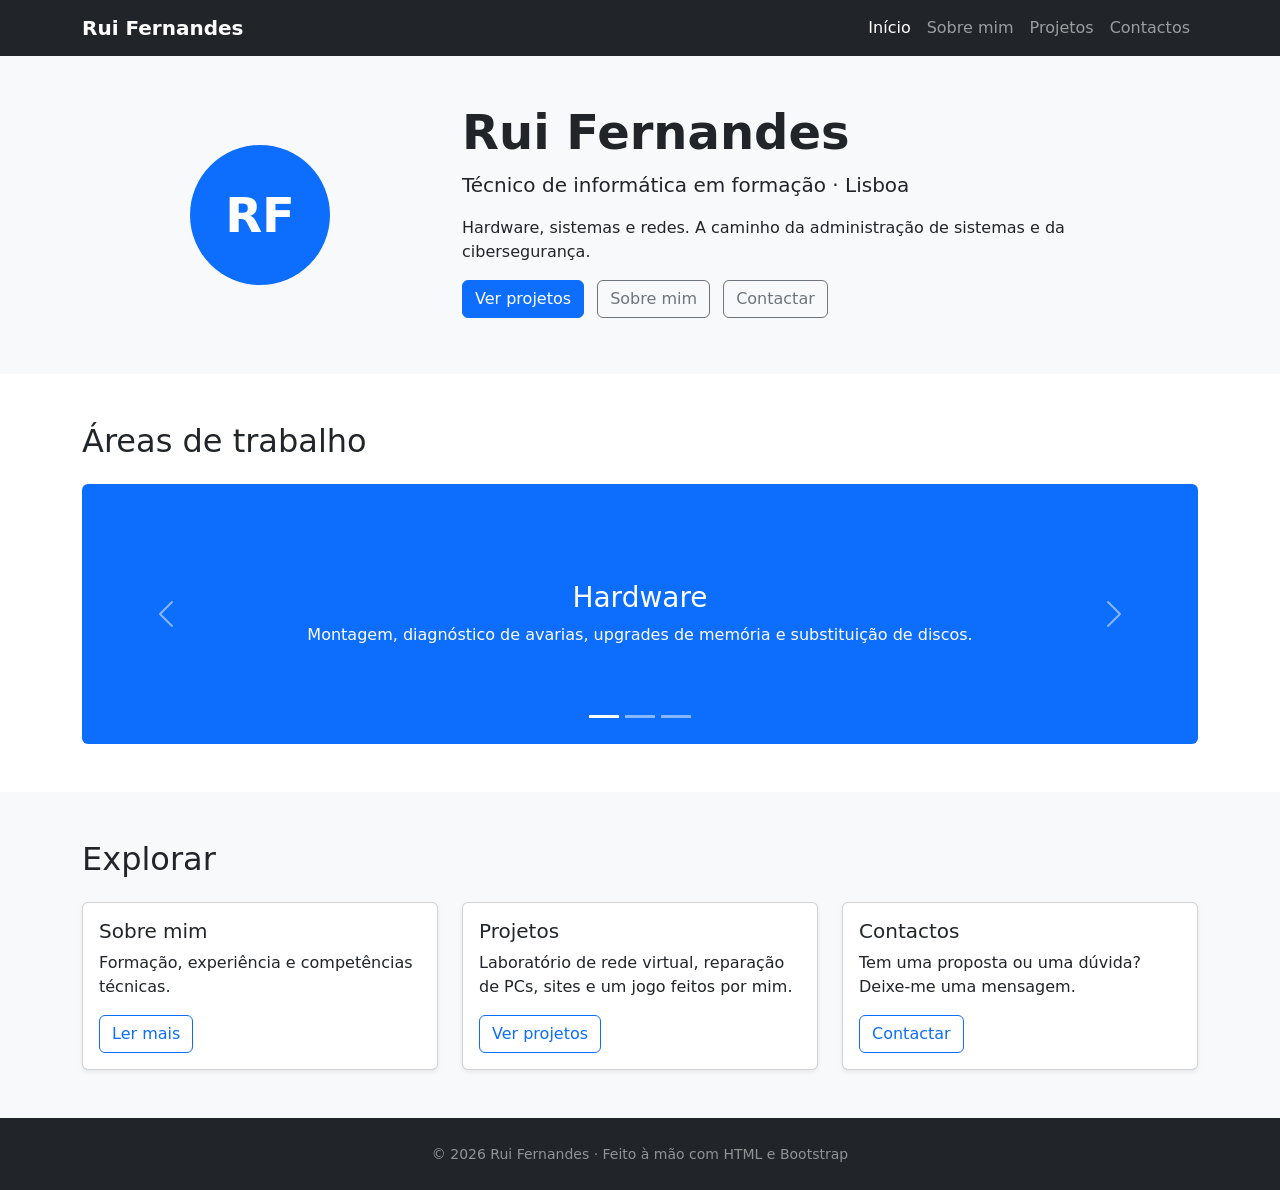
<file: index.html>
<!DOCTYPE html>
<html lang="pt-PT">
<head>
  <meta charset="UTF-8">
  <!-- Viewport: sem esta linha o telemóvel mostra a página "encolhida" -->
  <meta name="viewport" content="width=device-width, initial-scale=1">
  <title>Início | Rui Fernandes</title>
  <!-- 1.º o CSS do Bootstrap, 2.º o nosso (para o nosso se sobrepor) -->
  <link href="https://cdn.jsdelivr.net/npm/bootstrap@5.3.3/dist/css/bootstrap.min.css" rel="stylesheet">
  <link href="css/estilos.css" rel="stylesheet">
</head>
<body>

  <!-- ========== NAVBAR (igual nas 4 páginas; muda só o link "active") ========== -->
  <!-- navbar-expand-lg: menu aberto a partir de 992 px; abaixo disso fica no botão ☰.
       sticky-top: a barra "cola" ao topo quando se faz scroll. -->
  <nav class="navbar navbar-expand-lg navbar-dark bg-dark sticky-top">
    <div class="container">
      <a class="navbar-brand fw-bold" href="index.html">Rui Fernandes</a>
      <!-- data-bs-target="#menu" tem de coincidir com o id="menu" mais abaixo -->
      <button class="navbar-toggler" type="button" data-bs-toggle="collapse" data-bs-target="#menu"
              aria-controls="menu" aria-expanded="false" aria-label="Abrir menu">
        <span class="navbar-toggler-icon"></span>
      </button>
      <div class="collapse navbar-collapse" id="menu">
        <!-- ms-auto empurra os links para a direita -->
        <ul class="navbar-nav ms-auto">
          <!-- "active" + aria-current marcam a página onde estamos -->
          <li class="nav-item"><a class="nav-link active" aria-current="page" href="index.html">Início</a></li>
          <li class="nav-item"><a class="nav-link" href="sobre.html">Sobre mim</a></li>
          <li class="nav-item"><a class="nav-link" href="projetos.html">Projetos</a></li>
          <li class="nav-item"><a class="nav-link" href="contactos.html">Contactos</a></li>
        </ul>
      </div>
    </div>
  </nav>

  <main>

    <!-- ========== APRESENTAÇÃO (GRID + BOTÕES) ========== -->
    <header class="bg-light py-5">
      <div class="container">
        <!-- Grelha de 12 colunas: col-md-4 + col-md-8 = 12.
             No telemóvel (abaixo de md) as duas colunas ficam empilhadas. -->
        <div class="row align-items-center g-4">
          <div class="col-12 col-md-4 d-flex justify-content-center">
            <div class="avatar" aria-hidden="true">RF</div>
          </div>
          <div class="col-12 col-md-8 text-center text-md-start">
            <h1 class="display-5 fw-bold">Rui Fernandes</h1>
            <p class="lead">Técnico de informática em formação · Lisboa</p>
            <p>Hardware, sistemas e redes. A caminho da administração de sistemas e da cibersegurança.</p>
            <!-- Botões: btn-primary (cheio), btn-outline-* (só contorno) -->
            <a href="projetos.html" class="btn btn-primary me-2 mb-2">Ver projetos</a>
            <a href="sobre.html" class="btn btn-outline-secondary me-2 mb-2">Sobre mim</a>
            <a href="contactos.html" class="btn btn-outline-secondary mb-2">Contactar</a>
          </div>
        </div>
      </div>
    </header>

    <!-- ========== CAROUSEL ========== -->
    <section class="py-5">
      <div class="container">
        <h2 class="mb-4">Áreas de trabalho</h2>
        <!-- data-bs-ride="carousel": os slides passam sozinhos -->
        <div id="carouselAreas" class="carousel slide rounded overflow-hidden" data-bs-ride="carousel">

          <!-- Indicadores (os pontinhos): um botão por slide -->
          <div class="carousel-indicators">
            <button type="button" data-bs-target="#carouselAreas" data-bs-slide-to="0" class="active" aria-current="true" aria-label="Slide 1"></button>
            <button type="button" data-bs-target="#carouselAreas" data-bs-slide-to="1" aria-label="Slide 2"></button>
            <button type="button" data-bs-target="#carouselAreas" data-bs-slide-to="2" aria-label="Slide 3"></button>
          </div>

          <div class="carousel-inner">
            <!-- Só UM slide pode ter "active": é o que aparece primeiro -->
            <div class="carousel-item active">
              <div class="slide-texto bg-primary">
                <h3>Hardware</h3>
                <p class="mb-0">Montagem, diagnóstico de avarias, upgrades de memória e substituição de discos.</p>
              </div>
            </div>
            <div class="carousel-item">
              <div class="slide-texto bg-dark">
                <h3>Sistemas e redes</h3>
                <p class="mb-0">Windows Server, Active Directory, DNS, DHCP e firewall pfSense em ambiente virtual.</p>
              </div>
            </div>
            <div class="carousel-item">
              <div class="slide-texto bg-secondary">
                <h3>Web</h3>
                <p class="mb-0">HTML, CSS e Bootstrap. Este site foi feito à mão.</p>
              </div>
            </div>
          </div>

          <!-- Setas anterior / seguinte -->
          <button class="carousel-control-prev" type="button" data-bs-target="#carouselAreas" data-bs-slide="prev">
            <span class="carousel-control-prev-icon" aria-hidden="true"></span>
            <span class="visually-hidden">Anterior</span>
          </button>
          <button class="carousel-control-next" type="button" data-bs-target="#carouselAreas" data-bs-slide="next">
            <span class="carousel-control-next-icon" aria-hidden="true"></span>
            <span class="visually-hidden">Seguinte</span>
          </button>
        </div>
      </div>
    </section>

    <!-- ========== CARDS ========== -->
    <section class="py-5 bg-light">
      <div class="container">
        <h2 class="mb-4">Explorar</h2>
        <!-- row-cols-1 row-cols-md-3: 1 cartão por linha no telemóvel, 3 a partir do tablet -->
        <div class="row row-cols-1 row-cols-md-3 g-4">
          <div class="col">
            <!-- h-100: todos os cartões com a mesma altura -->
            <div class="card h-100 shadow-sm">
              <div class="card-body d-flex flex-column">
                <h3 class="card-title h5">Sobre mim</h3>
                <p class="card-text">Formação, experiência e competências técnicas.</p>
                <!-- mt-auto empurra o botão para o fundo do cartão -->
                <a href="sobre.html" class="btn btn-outline-primary mt-auto align-self-start">Ler mais</a>
              </div>
            </div>
          </div>
          <div class="col">
            <div class="card h-100 shadow-sm">
              <div class="card-body d-flex flex-column">
                <h3 class="card-title h5">Projetos</h3>
                <p class="card-text">Laboratório de rede virtual, reparação de PCs, sites e um jogo feitos por mim.</p>
                <a href="projetos.html" class="btn btn-outline-primary mt-auto align-self-start">Ver projetos</a>
              </div>
            </div>
          </div>
          <div class="col">
            <div class="card h-100 shadow-sm">
              <div class="card-body d-flex flex-column">
                <h3 class="card-title h5">Contactos</h3>
                <p class="card-text">Tem uma proposta ou uma dúvida? Deixe-me uma mensagem.</p>
                <a href="contactos.html" class="btn btn-outline-primary mt-auto align-self-start">Contactar</a>
              </div>
            </div>
          </div>
        </div>
      </div>
    </section>

  </main>

  <footer class="bg-dark text-white-50 text-center py-4">
    <small>&copy; 2026 Rui Fernandes · Feito à mão com HTML e Bootstrap</small>
  </footer>

  <!-- JavaScript do Bootstrap no FIM do body: faz funcionar o menu ☰ e o carrossel -->
  <script src="https://cdn.jsdelivr.net/npm/bootstrap@5.3.3/dist/js/bootstrap.bundle.min.js"></script>
</body>
</html>
</file>
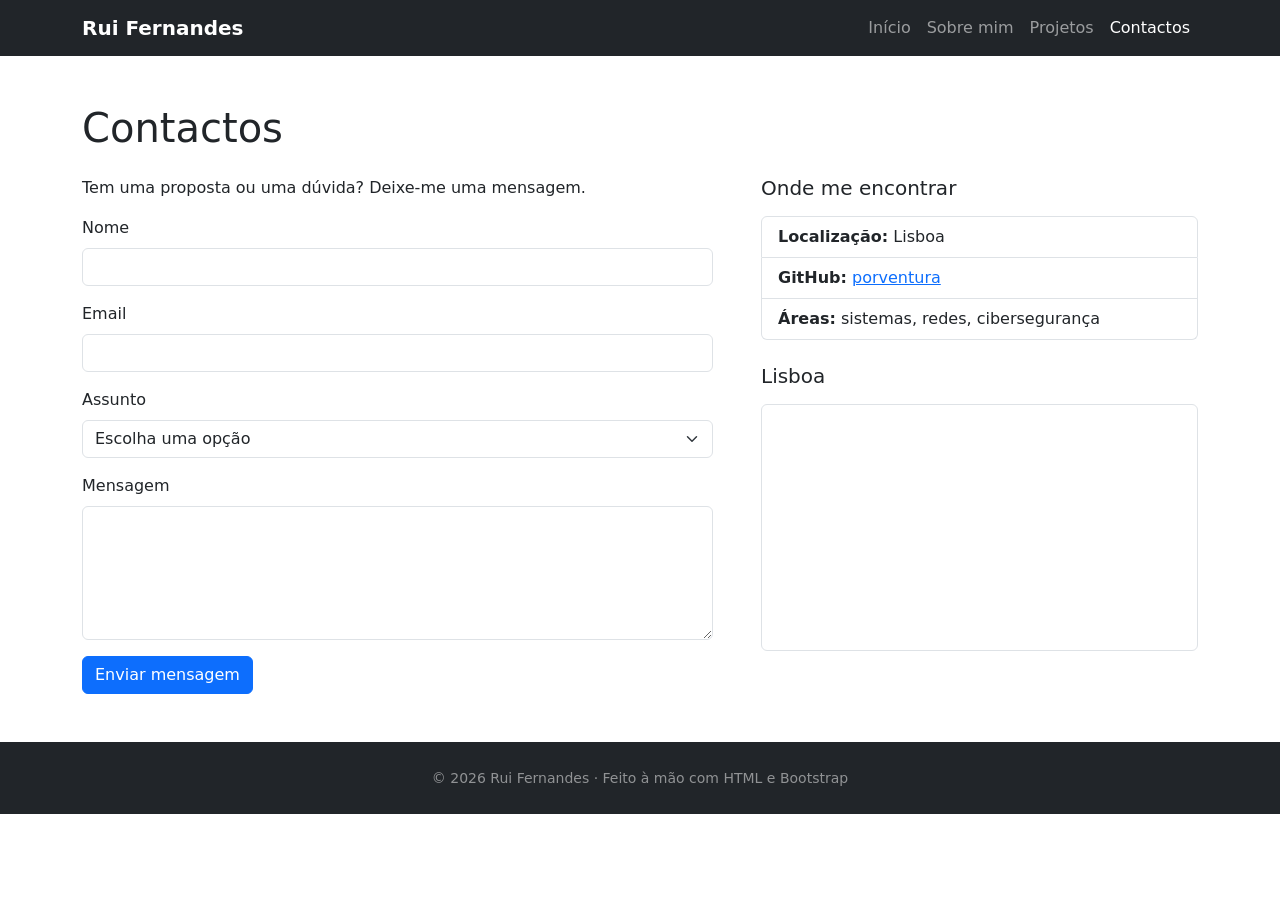
<file: contactos.html>
<!DOCTYPE html>
<html lang="pt-PT">
<head>
  <meta charset="UTF-8">
  <meta name="viewport" content="width=device-width, initial-scale=1">
  <title>Contactos | Rui Fernandes</title>
  <link href="https://cdn.jsdelivr.net/npm/bootstrap@5.3.3/dist/css/bootstrap.min.css" rel="stylesheet">
  <link href="css/estilos.css" rel="stylesheet">
</head>
<body>

  <!-- ========== NAVBAR ========== -->
  <nav class="navbar navbar-expand-lg navbar-dark bg-dark sticky-top">
    <div class="container">
      <a class="navbar-brand fw-bold" href="index.html">Rui Fernandes</a>
      <button class="navbar-toggler" type="button" data-bs-toggle="collapse" data-bs-target="#menu"
              aria-controls="menu" aria-expanded="false" aria-label="Abrir menu">
        <span class="navbar-toggler-icon"></span>
      </button>
      <div class="collapse navbar-collapse" id="menu">
        <ul class="navbar-nav ms-auto">
          <li class="nav-item"><a class="nav-link" href="index.html">Início</a></li>
          <li class="nav-item"><a class="nav-link" href="sobre.html">Sobre mim</a></li>
          <li class="nav-item"><a class="nav-link" href="projetos.html">Projetos</a></li>
          <li class="nav-item"><a class="nav-link active" aria-current="page" href="contactos.html">Contactos</a></li>
        </ul>
      </div>
    </div>
  </nav>

  <main class="container py-5">
    <h1 class="mb-4">Contactos</h1>

    <div class="row g-5">

      <!-- ========== FORMULÁRIO (FORMS) ========== -->
      <div class="col-lg-7">
        <p>Tem uma proposta ou uma dúvida? Deixe-me uma mensagem.</p>
        <!-- novalidate desliga os avisos do browser para usarmos os do Bootstrap.
             As regras continuam a ser as do HTML: required, type="email", minlength. -->
        <form id="form-contacto" class="needs-validation" novalidate>
          <!-- Campos escondidos que o serviço Web3Forms lê (o visitante não os vê) -->
          <!-- access_key: troca pela chave que recebeste no email. Pode ser pública: só serve para ENVIAR para ti, não para ler o teu email -->
          <input type="hidden" name="access_key" value="43a2aade-2009-46bd-a618-1a3bcf591461">
          <!-- subject: o assunto do email que vais receber -->
          <input type="hidden" name="subject" value="Nova mensagem do portefólio">
          <!-- botcheck: "armadilha" para robôs (honeypot). Uma pessoa não vê esta caixa;
               um robô que preencha tudo marca-a, e o Web3Forms deita a mensagem fora -->
          <input type="checkbox" name="botcheck" class="d-none" tabindex="-1" autocomplete="off">

          <div class="mb-3">
            <!-- for="nome" tem de ser igual ao id="nome": clicar na label põe o cursor no campo -->
            <label for="nome" class="form-label">Nome</label>
            <input type="text" class="form-control" id="nome" name="nome" required>
            <div class="valid-feedback">Parece bem!</div>
            <div class="invalid-feedback">Escreva o seu nome.</div>
          </div>
          <div class="mb-3">
            <label for="email" class="form-label">Email</label>
            <input type="email" class="form-control" id="email" name="email" required>
            <div class="invalid-feedback">Indique um email válido.</div>
          </div>
          <div class="mb-3">
            <label for="assunto" class="form-label">Assunto</label>
            <!-- form-select: a "caixa de escolha" com o estilo do Bootstrap -->
            <select class="form-select" id="assunto" name="assunto" required>
              <option value="" selected disabled>Escolha uma opção</option>
              <option>Proposta de trabalho</option>
              <option>Reparação ou montagem de PC</option>
              <option>Outro assunto</option>
            </select>
            <div class="invalid-feedback">Escolha um assunto.</div>
          </div>
          <div class="mb-3">
            <label for="mensagem" class="form-label">Mensagem</label>
            <textarea class="form-control" id="mensagem" name="mensagem" rows="5" minlength="10" required></textarea>
            <div class="invalid-feedback">A mensagem tem de ter pelo menos 10 caracteres.</div>
          </div>
          <button type="submit" class="btn btn-primary" id="botaoEnviar">Enviar mensagem</button>
        </form>
      </div>

      <div class="col-lg-5">
        <!-- ========== LIST GROUP ========== -->
        <h2 class="h5 mb-3">Onde me encontrar</h2>
        <ul class="list-group mb-4">
          <li class="list-group-item"><strong>Localização:</strong> Lisboa</li>
          <li class="list-group-item"><strong>GitHub:</strong>
            <!-- target="_blank" abre noutro separador; rel="noopener" é boa prática de segurança -->
            <a href="https://github.com/porventura" target="_blank" rel="noopener">porventura</a>
          </li>
          <li class="list-group-item"><strong>Áreas:</strong> sistemas, redes, cibersegurança</li>
        </ul>

        <!-- ========== RATIO (MAPA) ========== -->
        <!-- ratio-16x9 mantém a proporção do mapa em qualquer largura de ecrã.
             O mapa mostra a cidade de Lisboa, NÃO uma morada (privacidade). -->
        <h2 class="h5 mb-3">Lisboa</h2>
        <div class="ratio ratio-16x9 rounded overflow-hidden border">
          <iframe src="https://www.openstreetmap.org/export/embed.html?bbox=-9.23%2C38.69%2C-9.09%2C38.80&amp;layer=mapnik"
                  title="Mapa da cidade de Lisboa" loading="lazy"></iframe>
        </div>
      </div>

    </div>
  </main>

  <!-- ========== TOAST ========== -->
  <!-- toast-container + position-fixed bottom-0 end-0: fica no canto inferior direito do ecrã -->
  <div class="toast-container position-fixed bottom-0 end-0 p-3">
    <div id="aviso" class="toast" role="status" aria-live="polite" aria-atomic="true">
      <div class="toast-header">
        <!-- O texto do título e da mensagem é trocado pelo formulario.js (sucesso ou erro) -->
        <strong class="me-auto" id="avisoTitulo">Aviso</strong>
        <button type="button" class="btn-close" data-bs-dismiss="toast" aria-label="Fechar"></button>
      </div>
      <div class="toast-body" id="avisoTexto"></div>
    </div>
  </div>

  <footer class="bg-dark text-white-50 text-center py-4">
    <small>&copy; 2026 Rui Fernandes · Feito à mão com HTML e Bootstrap</small>
  </footer>

  <!-- 1.º o JavaScript do Bootstrap, DEPOIS o nosso (o nosso usa o "bootstrap.Toast" que vem no primeiro) -->
  <script src="https://cdn.jsdelivr.net/npm/bootstrap@5.3.3/dist/js/bootstrap.bundle.min.js"></script>
  <script src="js/formulario.js"></script>
</body>
</html>
</file>
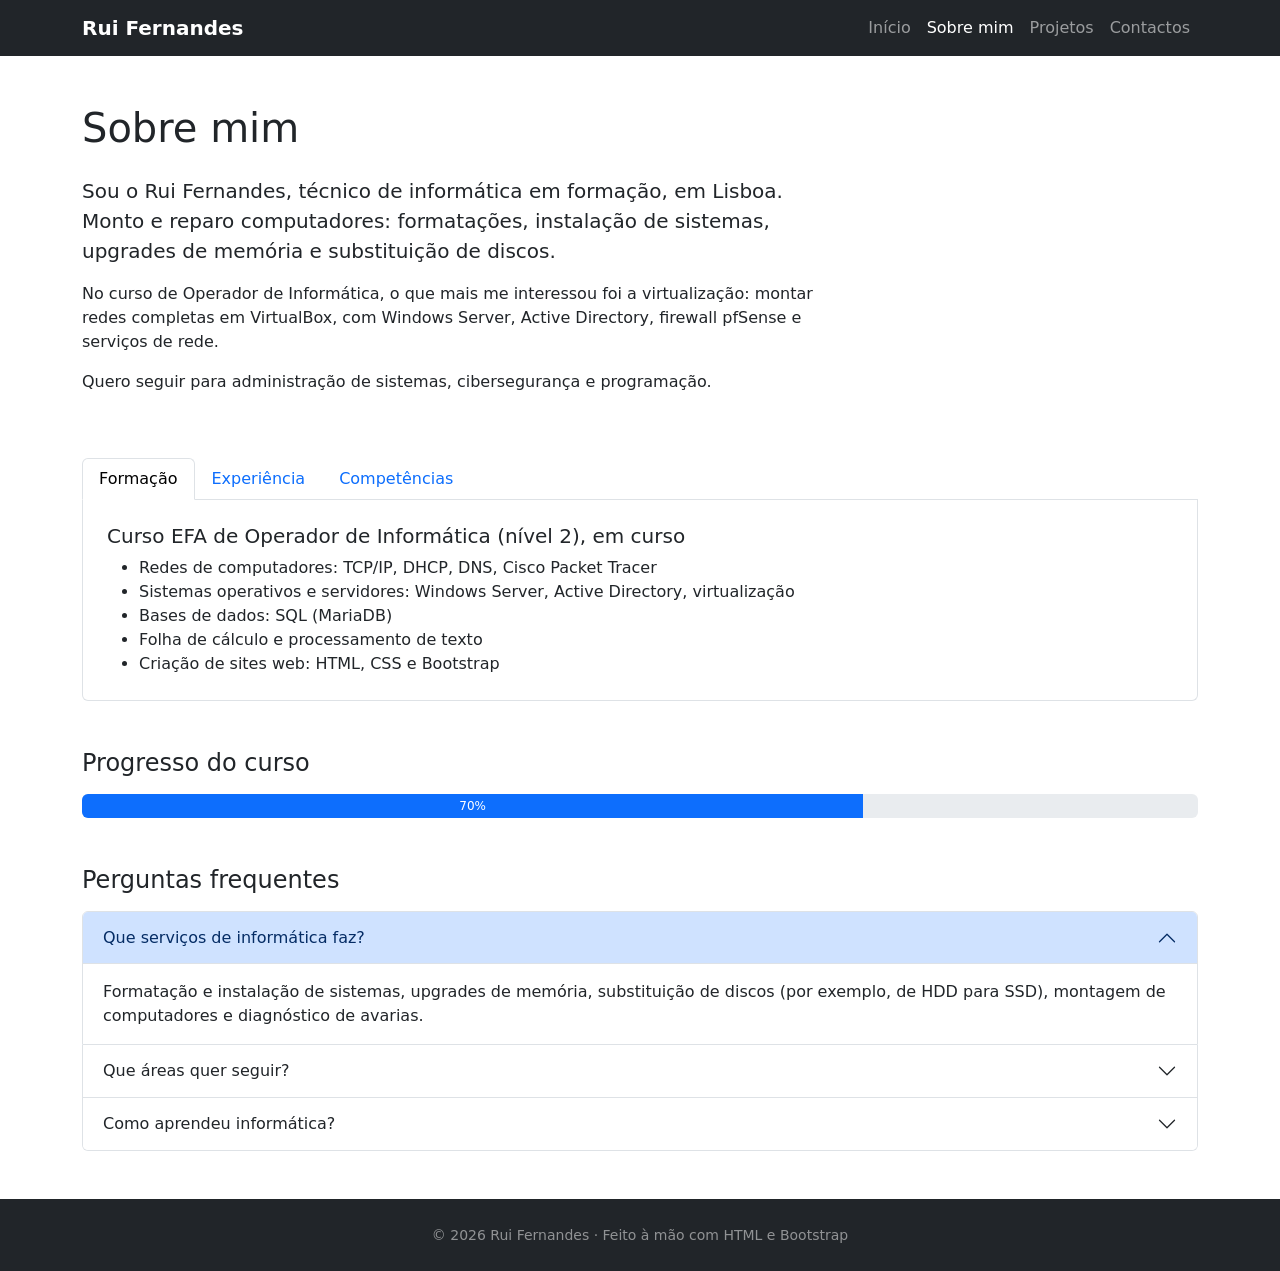
<file: sobre.html>
<!DOCTYPE html>
<html lang="pt-PT">
<head>
  <meta charset="UTF-8">
  <meta name="viewport" content="width=device-width, initial-scale=1">
  <title>Sobre mim | Rui Fernandes</title>
  <link href="https://cdn.jsdelivr.net/npm/bootstrap@5.3.3/dist/css/bootstrap.min.css" rel="stylesheet">
  <link href="css/estilos.css" rel="stylesheet">
</head>
<body>

  <!-- ========== NAVBAR ========== -->
  <nav class="navbar navbar-expand-lg navbar-dark bg-dark sticky-top">
    <div class="container">
      <a class="navbar-brand fw-bold" href="index.html">Rui Fernandes</a>
      <button class="navbar-toggler" type="button" data-bs-toggle="collapse" data-bs-target="#menu"
              aria-controls="menu" aria-expanded="false" aria-label="Abrir menu">
        <span class="navbar-toggler-icon"></span>
      </button>
      <div class="collapse navbar-collapse" id="menu">
        <ul class="navbar-nav ms-auto">
          <li class="nav-item"><a class="nav-link" href="index.html">Início</a></li>
          <li class="nav-item"><a class="nav-link active" aria-current="page" href="sobre.html">Sobre mim</a></li>
          <li class="nav-item"><a class="nav-link" href="projetos.html">Projetos</a></li>
          <li class="nav-item"><a class="nav-link" href="contactos.html">Contactos</a></li>
        </ul>
      </div>
    </div>
  </nav>

  <main class="container py-5">

    <h1 class="mb-4">Sobre mim</h1>
    <div class="row mb-5">
      <div class="col-lg-8">
        <p class="lead">
          Sou o Rui Fernandes, técnico de informática em formação, em Lisboa.
          Monto e reparo computadores: formatações, instalação de sistemas,
          upgrades de memória e substituição de discos.
        </p>
        <p>
          No curso de Operador de Informática, o que mais me interessou foi a virtualização:
          montar redes completas em VirtualBox, com Windows Server, Active Directory,
          firewall pfSense e serviços de rede.
        </p>
        <p>Quero seguir para administração de sistemas, cibersegurança e programação.</p>
      </div>
    </div>

    <!-- ========== TABS (separadores) ========== -->
    <!-- Cada botão tem data-bs-target="#..." que aponta para o id de um tab-pane -->
    <ul class="nav nav-tabs" id="separadores" role="tablist">
      <li class="nav-item" role="presentation">
        <button class="nav-link active" id="tab-formacao" data-bs-toggle="tab" data-bs-target="#formacao"
                type="button" role="tab" aria-controls="formacao" aria-selected="true">Formação</button>
      </li>
      <li class="nav-item" role="presentation">
        <button class="nav-link" id="tab-experiencia" data-bs-toggle="tab" data-bs-target="#experiencia"
                type="button" role="tab" aria-controls="experiencia" aria-selected="false">Experiência</button>
      </li>
      <li class="nav-item" role="presentation">
        <button class="nav-link" id="tab-competencias" data-bs-toggle="tab" data-bs-target="#competencias"
                type="button" role="tab" aria-controls="competencias" aria-selected="false">Competências</button>
      </li>
    </ul>

    <!-- Conteúdo dos separadores: só o que tem "show active" aparece; clicar troca sem recarregar a página -->
    <div class="tab-content border border-top-0 rounded-bottom p-4 mb-5">
      <div class="tab-pane fade show active" id="formacao" role="tabpanel" aria-labelledby="tab-formacao">
        <h2 class="h5">Curso EFA de Operador de Informática (nível 2), em curso</h2>
        <ul class="mb-0">
          <li>Redes de computadores: TCP/IP, DHCP, DNS, Cisco Packet Tracer</li>
          <li>Sistemas operativos e servidores: Windows Server, Active Directory, virtualização</li>
          <li>Bases de dados: SQL (MariaDB)</li>
          <li>Folha de cálculo e processamento de texto</li>
          <li>Criação de sites web: HTML, CSS e Bootstrap</li>
        </ul>
      </div>

      <div class="tab-pane fade" id="experiencia" role="tabpanel" aria-labelledby="tab-experiencia">
        <h2 class="h5">Montagem e reparação de computadores</h2>
        <p>Por conta própria: diagnóstico, formatação, instalação de sistemas, upgrades e substituição de componentes.</p>
        <!-- OPCIONAL: apaga este bloco se não quiseres mostrar o trabalho anterior -->
        <h2 class="h5">Estafeta (motociclo e automóvel)</h2>
        <p class="mb-0">Serviços externos para empresas: depósitos bancários, notários e recolhas de material.
          Pontualidade, responsabilidade e confiança no manuseamento de documentos e valores.</p>
      </div>

      <div class="tab-pane fade" id="competencias" role="tabpanel" aria-labelledby="tab-competencias">
        <ul class="list-unstyled mb-0">
          <li class="mb-2"><strong>Hardware:</strong> montagem, diagnóstico, upgrades de RAM e discos</li>
          <li class="mb-2"><strong>Sistemas:</strong> Windows, Windows Server, Active Directory, Linux</li>
          <li class="mb-2"><strong>Redes:</strong> TCP/IP, DHCP, DNS, pfSense, Cisco Packet Tracer</li>
          <li class="mb-2"><strong>Virtualização:</strong> Oracle VirtualBox</li>
          <li class="mb-2"><strong>Bases de dados:</strong> SQL (MariaDB)</li>
          <li><strong>Web:</strong> HTML, CSS, Bootstrap</li>
        </ul>
      </div>
    </div>

    <!-- ========== PROGRESS ========== -->
    <!-- Usamos a barra para algo que se mede de verdade: as horas do curso já feitas -->
    <h2 class="h4 mb-3">Progresso do curso</h2>
    <!-- ALTERA o width e o número (70%) para o valor real: horas feitas ÷ 1495 × 100 -->
    <div class="progress mb-5" role="progressbar" aria-label="Progresso do curso"
         aria-valuenow="70" aria-valuemin="0" aria-valuemax="100" style="height: 1.5rem;">
      <div class="progress-bar" style="width: 70%">70%</div>
    </div>

    <!-- ========== ACCORDION ========== -->
    <h2 class="h4 mb-3">Perguntas frequentes</h2>
    <!-- data-bs-parent="#faq": abrir uma resposta fecha as outras -->
    <div class="accordion" id="faq">
      <div class="accordion-item">
        <h3 class="accordion-header">
          <button class="accordion-button" type="button" data-bs-toggle="collapse" data-bs-target="#r1"
                  aria-expanded="true" aria-controls="r1">Que serviços de informática faz?</button>
        </h3>
        <!-- "show": esta resposta começa aberta -->
        <div id="r1" class="accordion-collapse collapse show" data-bs-parent="#faq">
          <div class="accordion-body">
            Formatação e instalação de sistemas, upgrades de memória, substituição de discos (por exemplo, de HDD para SSD),
            montagem de computadores e diagnóstico de avarias.
          </div>
        </div>
      </div>
      <div class="accordion-item">
        <h3 class="accordion-header">
          <button class="accordion-button collapsed" type="button" data-bs-toggle="collapse" data-bs-target="#r2"
                  aria-expanded="false" aria-controls="r2">Que áreas quer seguir?</button>
        </h3>
        <div id="r2" class="accordion-collapse collapse" data-bs-parent="#faq">
          <div class="accordion-body">Administração de sistemas, cibersegurança e programação.</div>
        </div>
      </div>
      <div class="accordion-item">
        <h3 class="accordion-header">
          <button class="accordion-button collapsed" type="button" data-bs-toggle="collapse" data-bs-target="#r3"
                  aria-expanded="false" aria-controls="r3">Como aprendeu informática?</button>
        </h3>
        <div id="r3" class="accordion-collapse collapse" data-bs-parent="#faq">
          <div class="accordion-body">
            Sobretudo sozinho, a experimentar: montar, avariar e voltar a pôr a funcionar.
            Agora estou a consolidar esse conhecimento no curso de Operador de Informática.
          </div>
        </div>
      </div>
    </div>

  </main>

  <footer class="bg-dark text-white-50 text-center py-4">
    <small>&copy; 2026 Rui Fernandes · Feito à mão com HTML e Bootstrap</small>
  </footer>

  <!-- Sem este script, os separadores, o accordion e o menu ☰ não reagem -->
  <script src="https://cdn.jsdelivr.net/npm/bootstrap@5.3.3/dist/js/bootstrap.bundle.min.js"></script>
</body>
</html>
</file>
<file: css/estilos.css>
/* estilos.css — o NOSSO CSS.
   É ligado DEPOIS do Bootstrap, por isso estas regras sobrepõem-se às dele. */

/* Avatar com as iniciais (em vez de fotografia) */
.avatar {
  width: 140px;
  height: 140px;
  border-radius: 50%;          /* 50% transforma o quadrado num círculo */
  background: #0d6efd;         /* o azul "primary" do Bootstrap */
  color: #fff;
  font-size: 3rem;
  font-weight: 700;
  display: flex;               /* flexbox para centrar as letras */
  align-items: center;         /* centra na vertical */
  justify-content: center;     /* centra na horizontal */
}

/* Slides do carrossel feitos com texto (sem imagens) */
.slide-texto {
  min-height: 260px;           /* altura mínima para o slide não ficar "achatado" */
  display: flex;
  flex-direction: column;
  align-items: center;
  justify-content: center;
  text-align: center;
  color: #fff;
  padding: 2rem 4rem;          /* espaço lateral para o texto não ficar debaixo das setas */
}

/* Imagens da galeria: o cursor de "mãozinha" mostra que se pode clicar */
.galeria img {
  cursor: pointer;
}

/* Fundo claro por trás das imagens SVG dos cartões */
.card-img-top {
  background: #f8f9fa;
}
</file>
